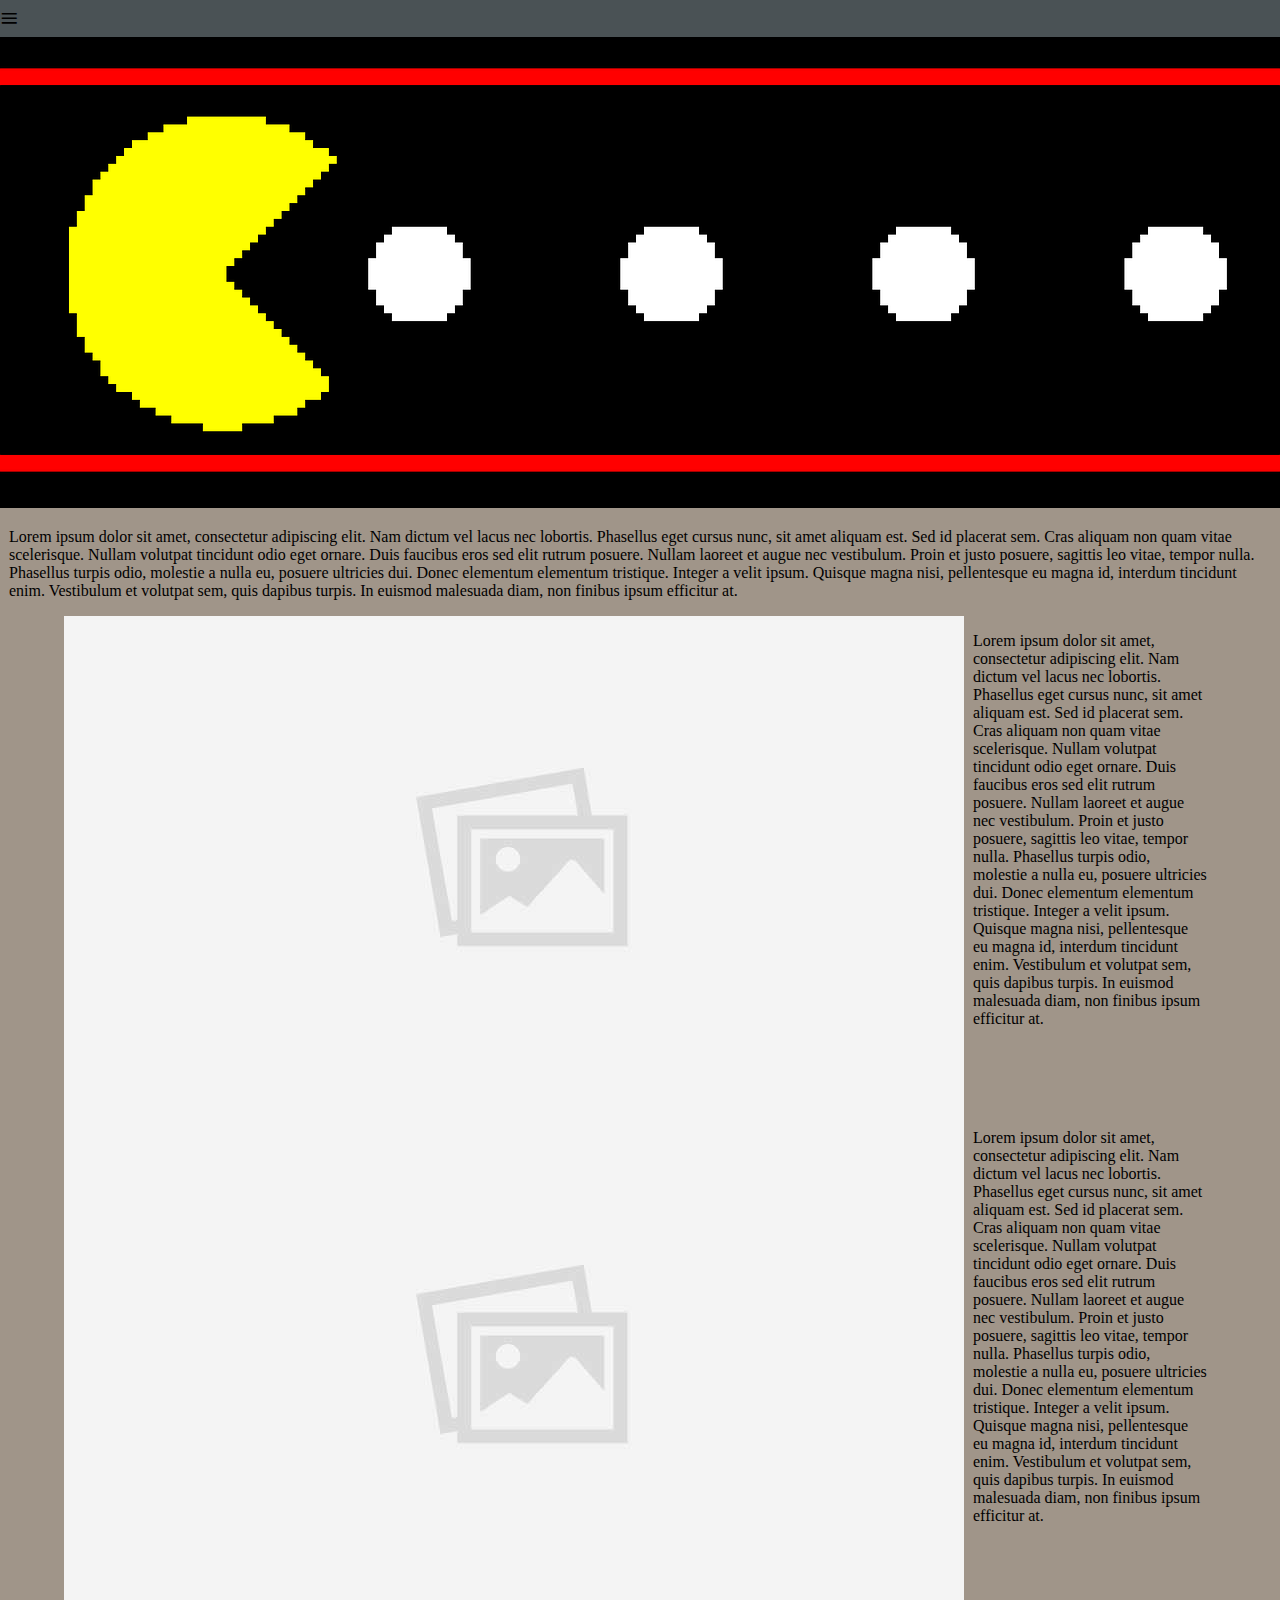
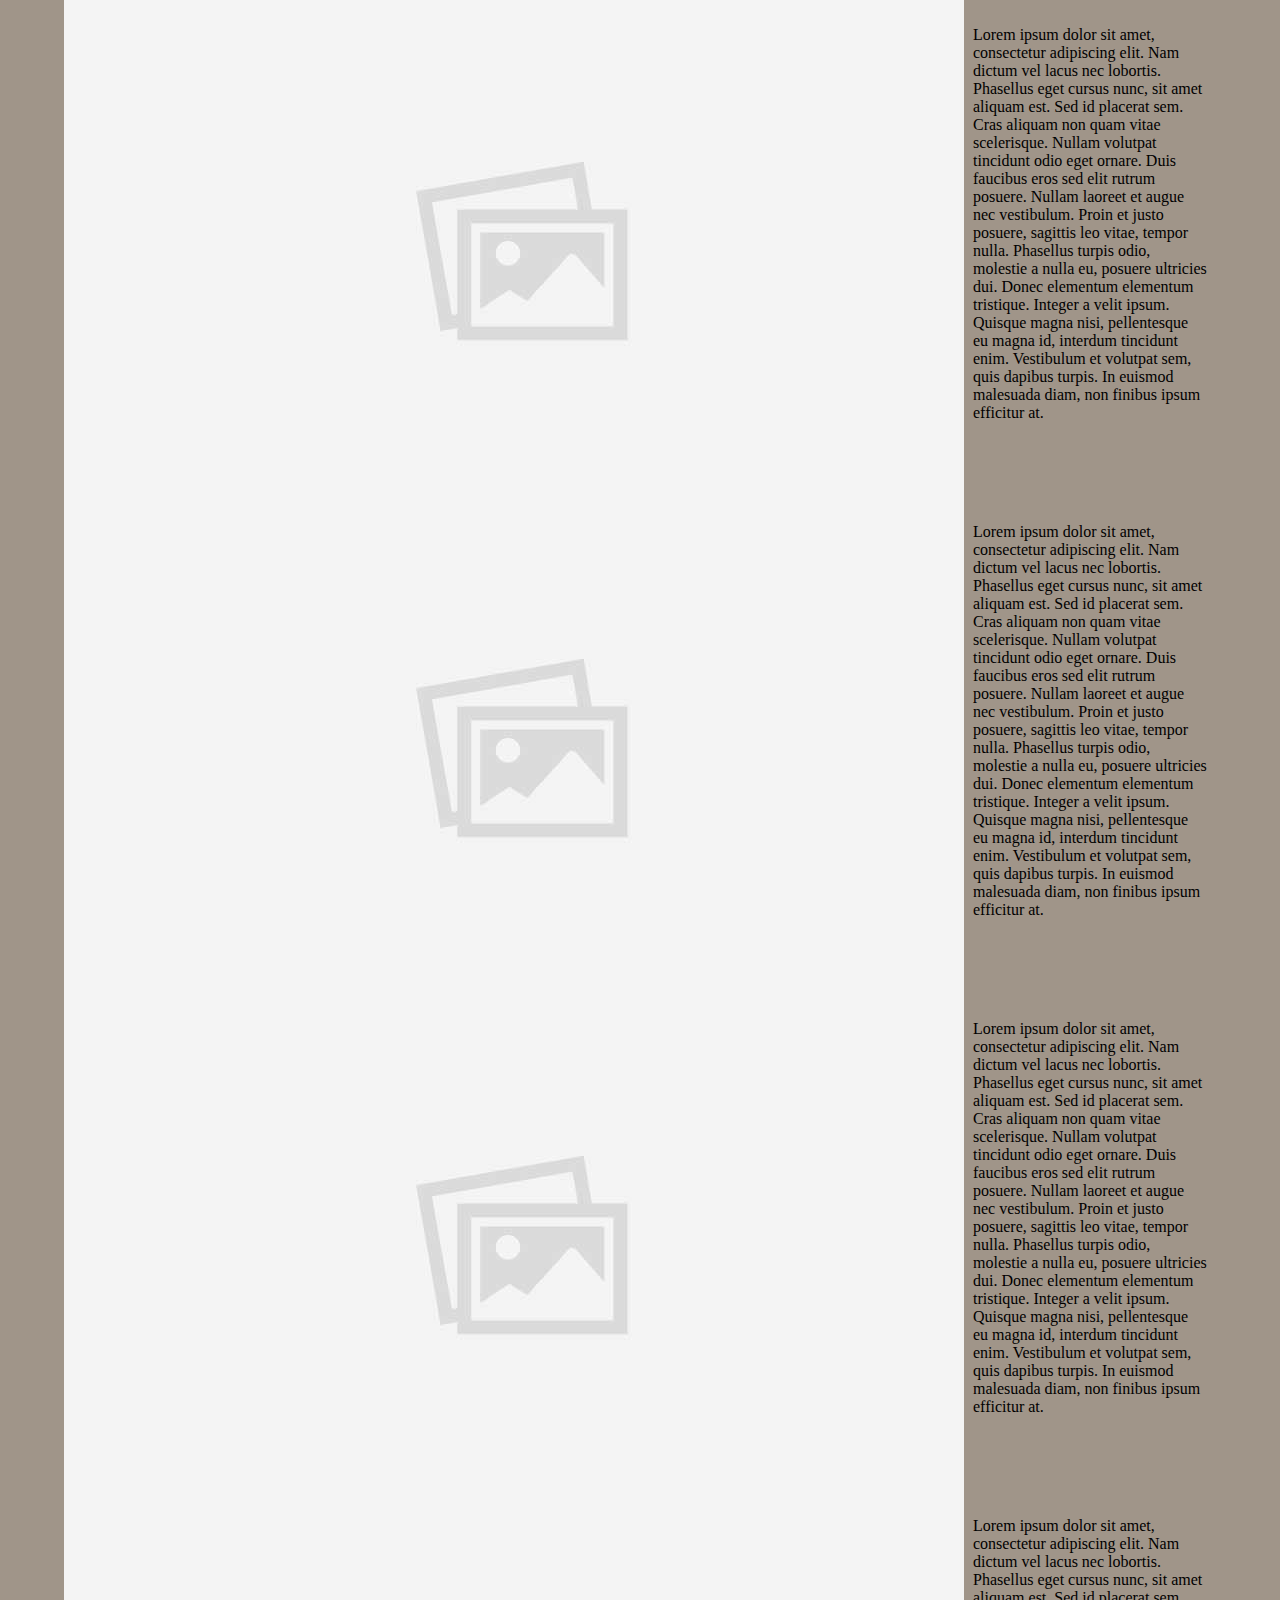
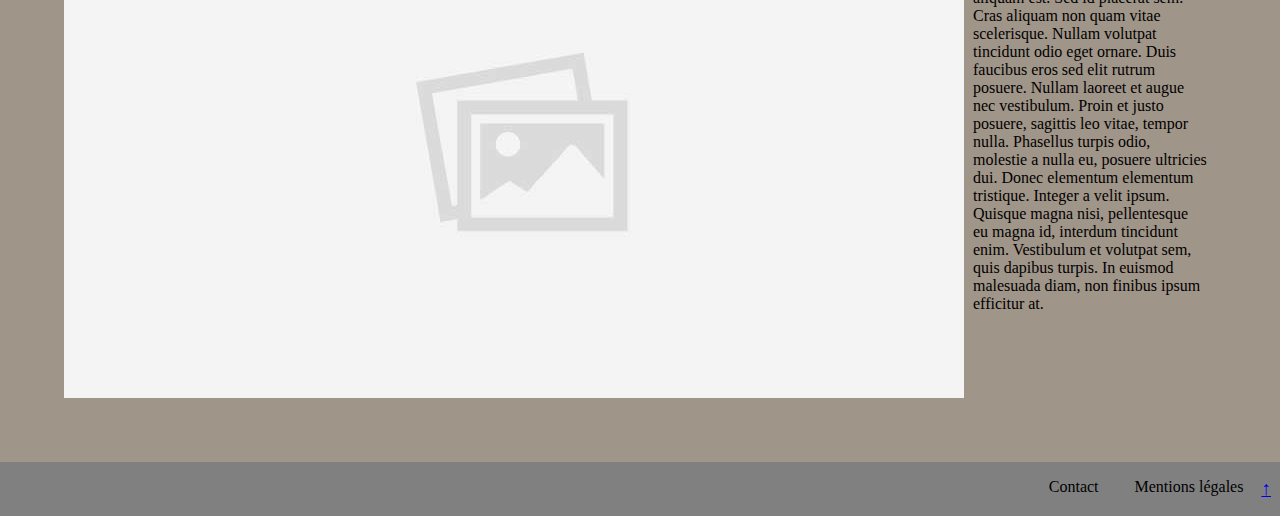
<file: index.html>
<!DOCTYPE html>
<html lang="fr">
<head>
    <meta charset="UTF-8">
    <meta http-equiv="X-UA-Compatible" content="IE=edge">
    <meta name="viewport" content="width=device-width, initial-scale=1.0">
    <link rel="stylesheet" href="indexStyle.css">
    <title>Document</title>
</head>
<body>
    <header>
        <nav>
            <input type="checkbox" id="button_nav"> 
            <label for="button_nav" id="image_nav">&equiv;</label>
            <ul>
                <li>
                    <a href="index.html">Accueil</a>
                </li>
                <li>
                    <a href="histoire.html">Histoire</a>
                </li>
                <li>
                    <a href="genres.html">Genres</a>
                </li>
                <li>
                    <a href="bienfaits.html">Bienfaits et Dangers</a>
                </li>
                <li>
                    <a href="plateformes.html">Plateformes</a>
                </li>
                <li>
                    <a href="entreprises.html">Entreprises</a>
                </li>
            </ul>
        </nav>
    </header>
    <main>
        <img src="images/pacman-medium.png" alt="Une image du jeu PacMan" class="banner">
        <p class="intro">
            Lorem ipsum dolor sit amet, consectetur adipiscing elit. Nam dictum vel lacus nec lobortis. Phasellus eget cursus nunc, sit amet aliquam est. Sed id placerat sem. Cras aliquam non quam vitae scelerisque. Nullam volutpat tincidunt odio eget ornare. Duis faucibus eros sed elit rutrum posuere. Nullam laoreet et augue nec vestibulum. Proin et justo posuere, sagittis leo vitae, tempor nulla. Phasellus turpis odio, molestie a nulla eu, posuere ultricies dui. Donec elementum elementum tristique. Integer a velit ipsum. Quisque magna nisi, pellentesque eu magna id, interdum tincidunt enim. Vestibulum et volutpat sem, quis dapibus turpis. In euismod malesuada diam, non finibus ipsum efficitur at. 
        </p>
        <div class="explications">
            <div class="right">
                <img src="images/placeholder.jpg">
                <p>
                    Lorem ipsum dolor sit amet, consectetur adipiscing elit. Nam dictum vel lacus nec lobortis. Phasellus eget cursus nunc, sit amet aliquam est. Sed id placerat sem. Cras aliquam non quam vitae scelerisque. Nullam volutpat tincidunt odio eget ornare. Duis faucibus eros sed elit rutrum posuere. Nullam laoreet et augue nec vestibulum. Proin et justo posuere, sagittis leo vitae, tempor nulla. Phasellus turpis odio, molestie a nulla eu, posuere ultricies dui. Donec elementum elementum tristique. Integer a velit ipsum. Quisque magna nisi, pellentesque eu magna id, interdum tincidunt enim. Vestibulum et volutpat sem, quis dapibus turpis. In euismod malesuada diam, non finibus ipsum efficitur at. 
                </p>
            </div>
            <div class="left">
                <img src="images/placeholder.jpg">
                <p>
                    Lorem ipsum dolor sit amet, consectetur adipiscing elit. Nam dictum vel lacus nec lobortis. Phasellus eget cursus nunc, sit amet aliquam est. Sed id placerat sem. Cras aliquam non quam vitae scelerisque. Nullam volutpat tincidunt odio eget ornare. Duis faucibus eros sed elit rutrum posuere. Nullam laoreet et augue nec vestibulum. Proin et justo posuere, sagittis leo vitae, tempor nulla. Phasellus turpis odio, molestie a nulla eu, posuere ultricies dui. Donec elementum elementum tristique. Integer a velit ipsum. Quisque magna nisi, pellentesque eu magna id, interdum tincidunt enim. Vestibulum et volutpat sem, quis dapibus turpis. In euismod malesuada diam, non finibus ipsum efficitur at. 
                </p>
            </div>
            <div class="right"> 
                <img src="images/placeholder.jpg">
                <p>
                    Lorem ipsum dolor sit amet, consectetur adipiscing elit. Nam dictum vel lacus nec lobortis. Phasellus eget cursus nunc, sit amet aliquam est. Sed id placerat sem. Cras aliquam non quam vitae scelerisque. Nullam volutpat tincidunt odio eget ornare. Duis faucibus eros sed elit rutrum posuere. Nullam laoreet et augue nec vestibulum. Proin et justo posuere, sagittis leo vitae, tempor nulla. Phasellus turpis odio, molestie a nulla eu, posuere ultricies dui. Donec elementum elementum tristique. Integer a velit ipsum. Quisque magna nisi, pellentesque eu magna id, interdum tincidunt enim. Vestibulum et volutpat sem, quis dapibus turpis. In euismod malesuada diam, non finibus ipsum efficitur at. 
                </p>
            </div>
            <div class="left">
                <img src="images/placeholder.jpg">
                <p>
                    Lorem ipsum dolor sit amet, consectetur adipiscing elit. Nam dictum vel lacus nec lobortis. Phasellus eget cursus nunc, sit amet aliquam est. Sed id placerat sem. Cras aliquam non quam vitae scelerisque. Nullam volutpat tincidunt odio eget ornare. Duis faucibus eros sed elit rutrum posuere. Nullam laoreet et augue nec vestibulum. Proin et justo posuere, sagittis leo vitae, tempor nulla. Phasellus turpis odio, molestie a nulla eu, posuere ultricies dui. Donec elementum elementum tristique. Integer a velit ipsum. Quisque magna nisi, pellentesque eu magna id, interdum tincidunt enim. Vestibulum et volutpat sem, quis dapibus turpis. In euismod malesuada diam, non finibus ipsum efficitur at. 
                </p>
            </div>
            <div class="right">
                <img src="images/placeholder.jpg">
                <p>
                    Lorem ipsum dolor sit amet, consectetur adipiscing elit. Nam dictum vel lacus nec lobortis. Phasellus eget cursus nunc, sit amet aliquam est. Sed id placerat sem. Cras aliquam non quam vitae scelerisque. Nullam volutpat tincidunt odio eget ornare. Duis faucibus eros sed elit rutrum posuere. Nullam laoreet et augue nec vestibulum. Proin et justo posuere, sagittis leo vitae, tempor nulla. Phasellus turpis odio, molestie a nulla eu, posuere ultricies dui. Donec elementum elementum tristique. Integer a velit ipsum. Quisque magna nisi, pellentesque eu magna id, interdum tincidunt enim. Vestibulum et volutpat sem, quis dapibus turpis. In euismod malesuada diam, non finibus ipsum efficitur at. 
                </p>
            </div>
            <div class="left">
                <img src="images/placeholder.jpg">
                <p>
                    Lorem ipsum dolor sit amet, consectetur adipiscing elit. Nam dictum vel lacus nec lobortis. Phasellus eget cursus nunc, sit amet aliquam est. Sed id placerat sem. Cras aliquam non quam vitae scelerisque. Nullam volutpat tincidunt odio eget ornare. Duis faucibus eros sed elit rutrum posuere. Nullam laoreet et augue nec vestibulum. Proin et justo posuere, sagittis leo vitae, tempor nulla. Phasellus turpis odio, molestie a nulla eu, posuere ultricies dui. Donec elementum elementum tristique. Integer a velit ipsum. Quisque magna nisi, pellentesque eu magna id, interdum tincidunt enim. Vestibulum et volutpat sem, quis dapibus turpis. In euismod malesuada diam, non finibus ipsum efficitur at. 
                </p>
            </div>
        </div>
    </main>
    <footer>
        <p>Contact<p>
        <p>Mentions légales<p>
        <a href="index.html">&uarr;</a>
    </footer>
</body>
</html>
</file>
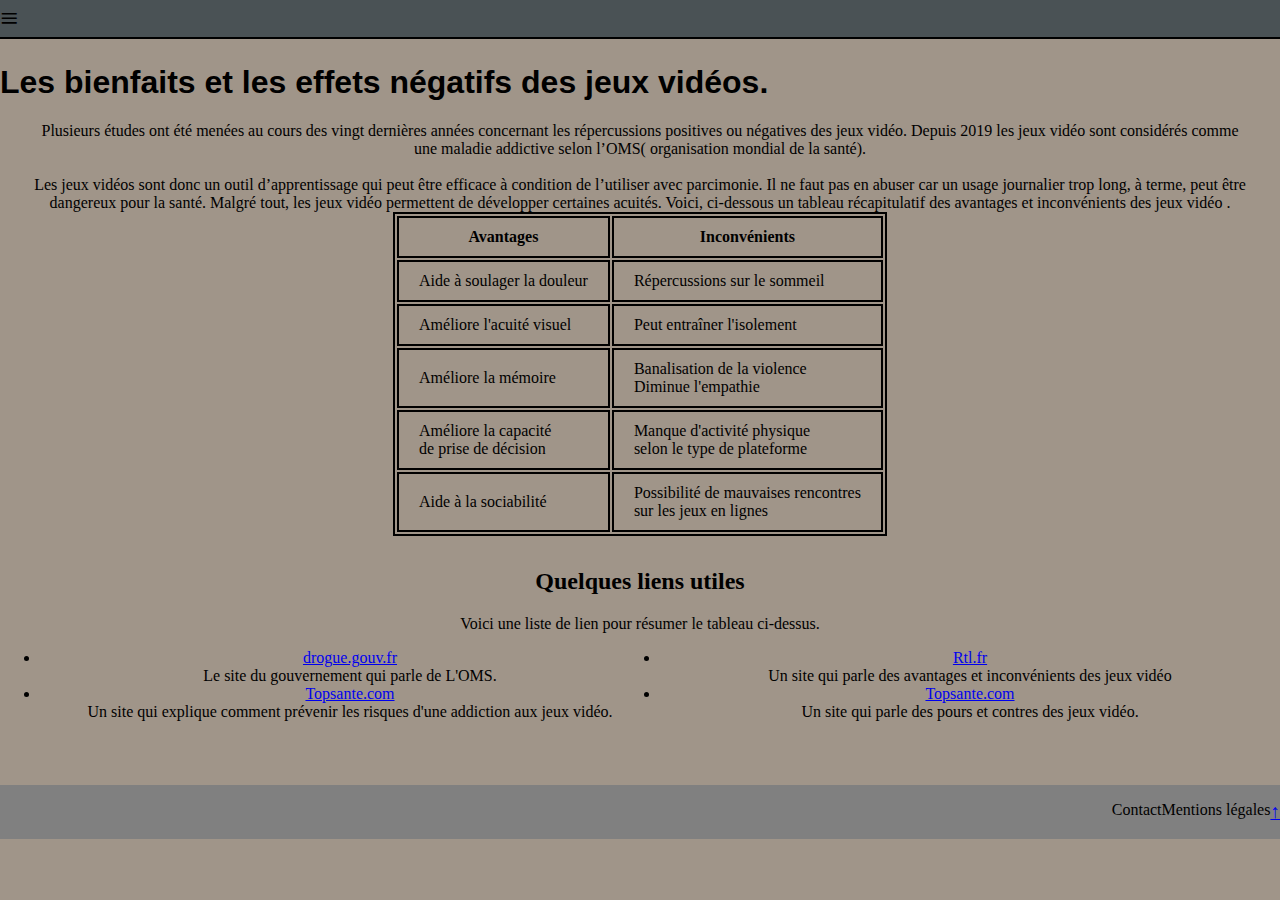
<file: bienfaits.html>
<!DOCTYPE html>
<html lang="fr">

<head>
    <meta charset="UTF-8">
    <meta http-equiv="X-UA-Compatible" content="IE=edge">
    <meta name="viewport" content="width=device-width, initial-scale=1.0">
    <link rel="stylesheet" href="bienfaits.css">
    <title>Document</title>
</head>

<body>
    <header>
        <nav>
            <input type="checkbox" id="button_nav">
            <label for="button_nav" id="image_nav">&equiv;</label>
            <ul>
                <li>
                    <a href="index.html">Accueil</a>
                </li>
                <li>
                    <a href="histoire.html">Histoire</a>
                </li>
                <li>
                    <a href="genres.html">Genres</a>
                </li>
                <li>
                    <a href="bienfaits.html">Bienfaits et Dangers</a>
                </li>
                <li>
                    <a href="plateformes.html">Plateformes</a>
                </li>
                <li>
                    <a href="entreprises.html">Entreprises</a>
                </li>
            </ul>
        </nav>
    </header>
    <main>
        <h1 class="title">
            Les bienfaits et les effets négatifs des jeux vidéos.
        </h1>
        <div>
            <p>

                Plusieurs études ont été menées au cours des vingt dernières années concernant les répercussions positives ou négatives des jeux vidéo.
Depuis 2019 les jeux vidéo sont considérés comme une maladie addictive selon l’OMS( organisation mondial de la santé).<br><br>
Les jeux vidéos sont donc un outil d’apprentissage qui peut être efficace à condition de l’utiliser avec parcimonie. Il ne faut pas en abuser car un usage journalier trop long, à terme, peut être dangereux pour la santé.
Malgré tout, les jeux vidéo permettent de développer certaines acuités. Voici, ci-dessous un tableau récapitulatif des avantages et inconvénients des jeux vidéo .

            </p>
        </div>
        <div id="table">
            <table>
                <colgroup span="2" class="columns"></colgroup>
                <tr>
                    <th>
                        Avantages
                    </th>
                    <th>
                        Inconvénients
                    </th>
                </tr>
                <tr>
                    <td>
                        Aide à soulager la douleur
                    </td>
                    <td>
                        Répercussions sur le sommeil
                    </td>
                </tr>
                <tr>
                    <td>
                        Améliore l'acuité visuel
                    </td>
                    <td>
                        Peut entraîner l'isolement
                    </td>
                </tr>
                <tr>
                    <td>
                        Améliore la mémoire
                    </td>
                    <td>
                        Banalisation de la violence <br>
                        Diminue l'empathie
                    </td>
                </tr>
                <tr>
                    <td>

                        Améliore la capacité <br>
                        de prise de décision
                    </td>
                    <td>
                        Manque d'activité physique <br>
                        selon le type de plateforme

                    </td>
                </tr>
                <tr>
                    <td>
                        Aide à la sociabilité
                    </td>
                    <td>
                        Possibilité de mauvaises rencontres <br>
                        sur les jeux en lignes
                    </td>
                </tr>
            </table>
        </div>
        <h2 class="subtitle">
            Quelques liens utiles
        </h2>
            <div>
                <p>
                    Voici une liste de lien pour résumer le tableau ci-dessus.
                </p>
            </div>
            <div class="useful-link">
                <ul>
                    <li>
                        <a href="https://www.drogues.gouv.fr/actualites/loms-reconnait-officiellement-trouble-jeu-video-gaming-disorder">drogue.gouv.fr</a>
                        <p>
                            Le site du gouvernement qui parle de L'OMS.
                        </p>
                    </li>
                    <li>
                        <a href="https://www.rtl.fr/actu/bien-etre/michel-cymes-avantages-et-inconvenients-des-jeux-video-sur-la-sante-des-ados-7792865658">Rtl.fr</a>
                        <p>
                            Un site qui parle des avantages et inconvénients des jeux vidéo
                        </p>
                    </li>
                    <li>
                        <a href="https://www.topsante.com/maman-et-enfant/ados/vivre-avec-un-ado/mon-ado-est-il-accro-aux-jeux-video-11740">Topsante.com</a>
                        <p>
                            Un site qui explique comment prévenir les risques d'une addiction aux jeux vidéo.
                        </p>
                    </li>
                    <li>
                        <a href="https://naitreetgrandir.com/fr/etape/1_3_ans/jeux/fiche.aspx?doc=bg-naitre-grandir-jeux-video-ordinateur">Topsante.com</a>
                        <p>
                            Un site qui parle des pours et contres des jeux vidéo.
                        </p>
                    </li>
                </ul>
            </div>
    </main>
    <footer>
        <p>Contact<p>
        <p>Mentions légales<p>
        <a href="index.html">&uarr;</a>
    </footer>   
</body>
</html>
</file>
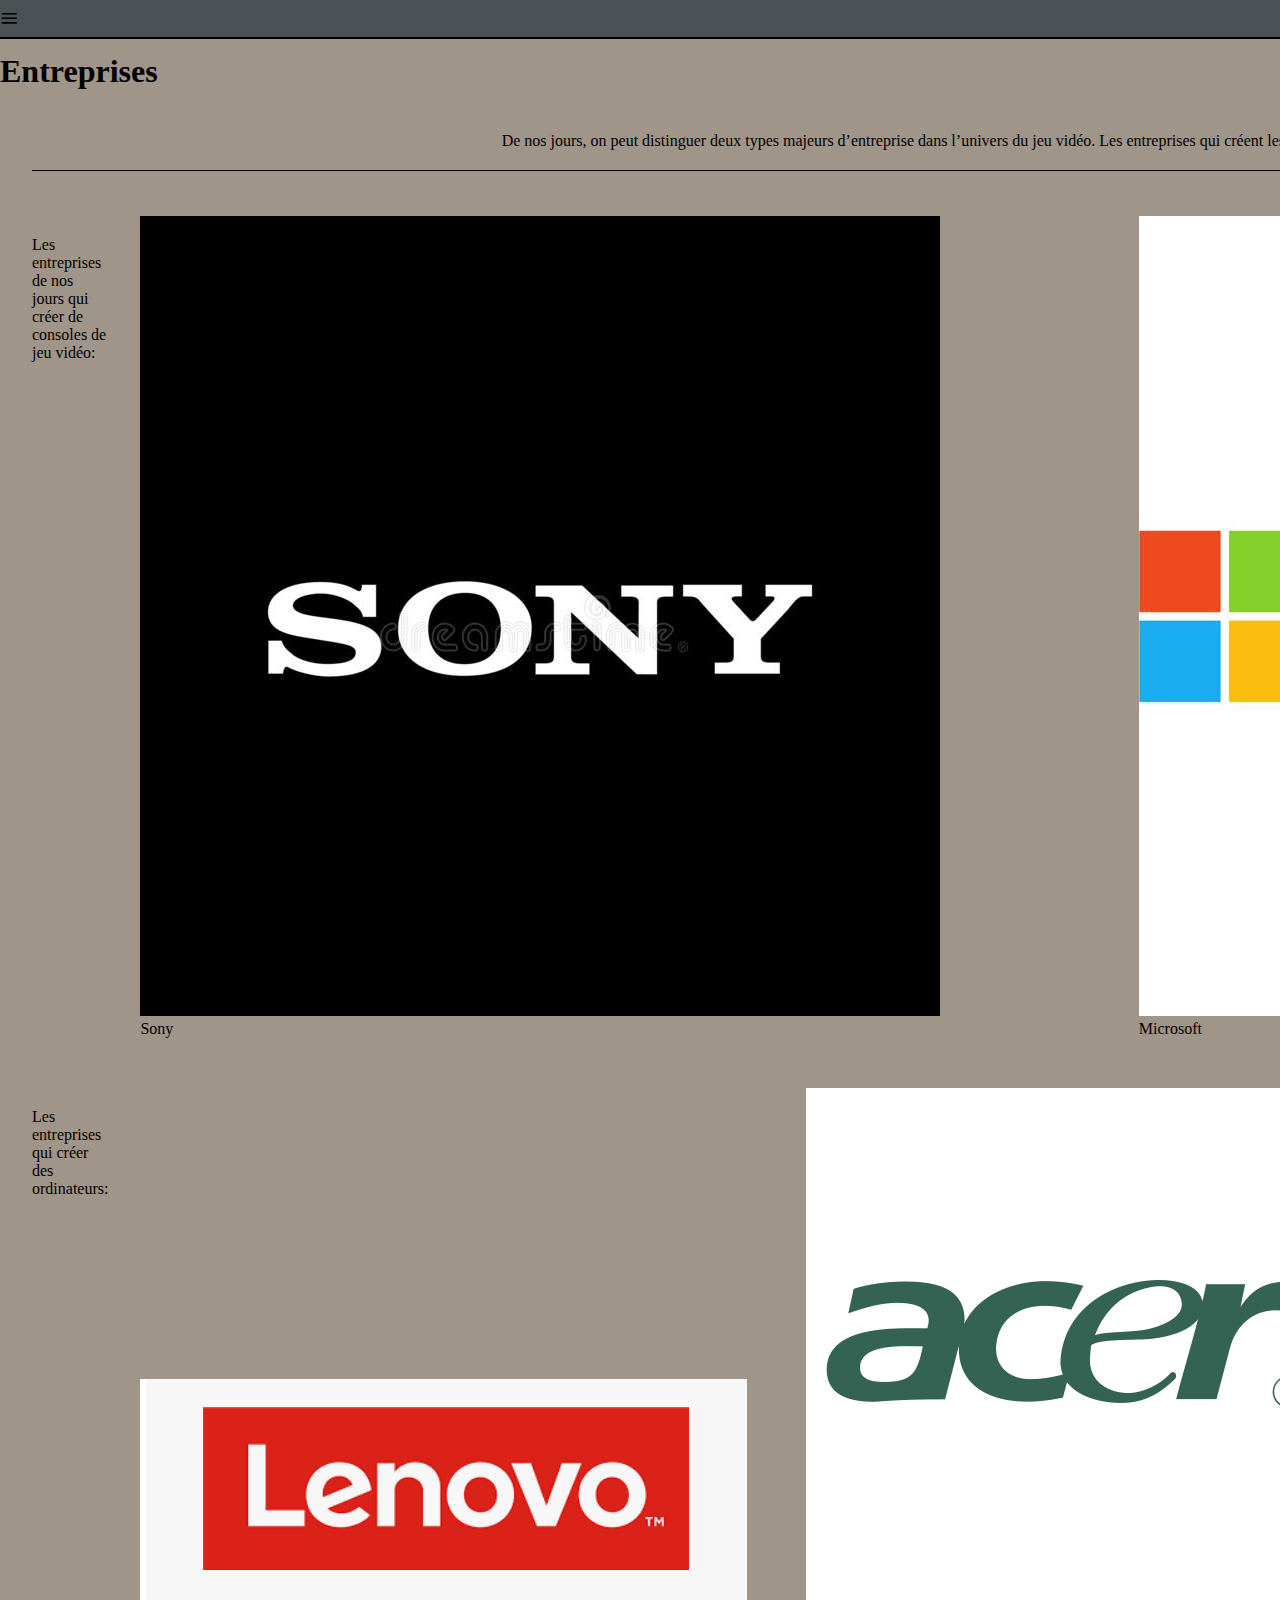
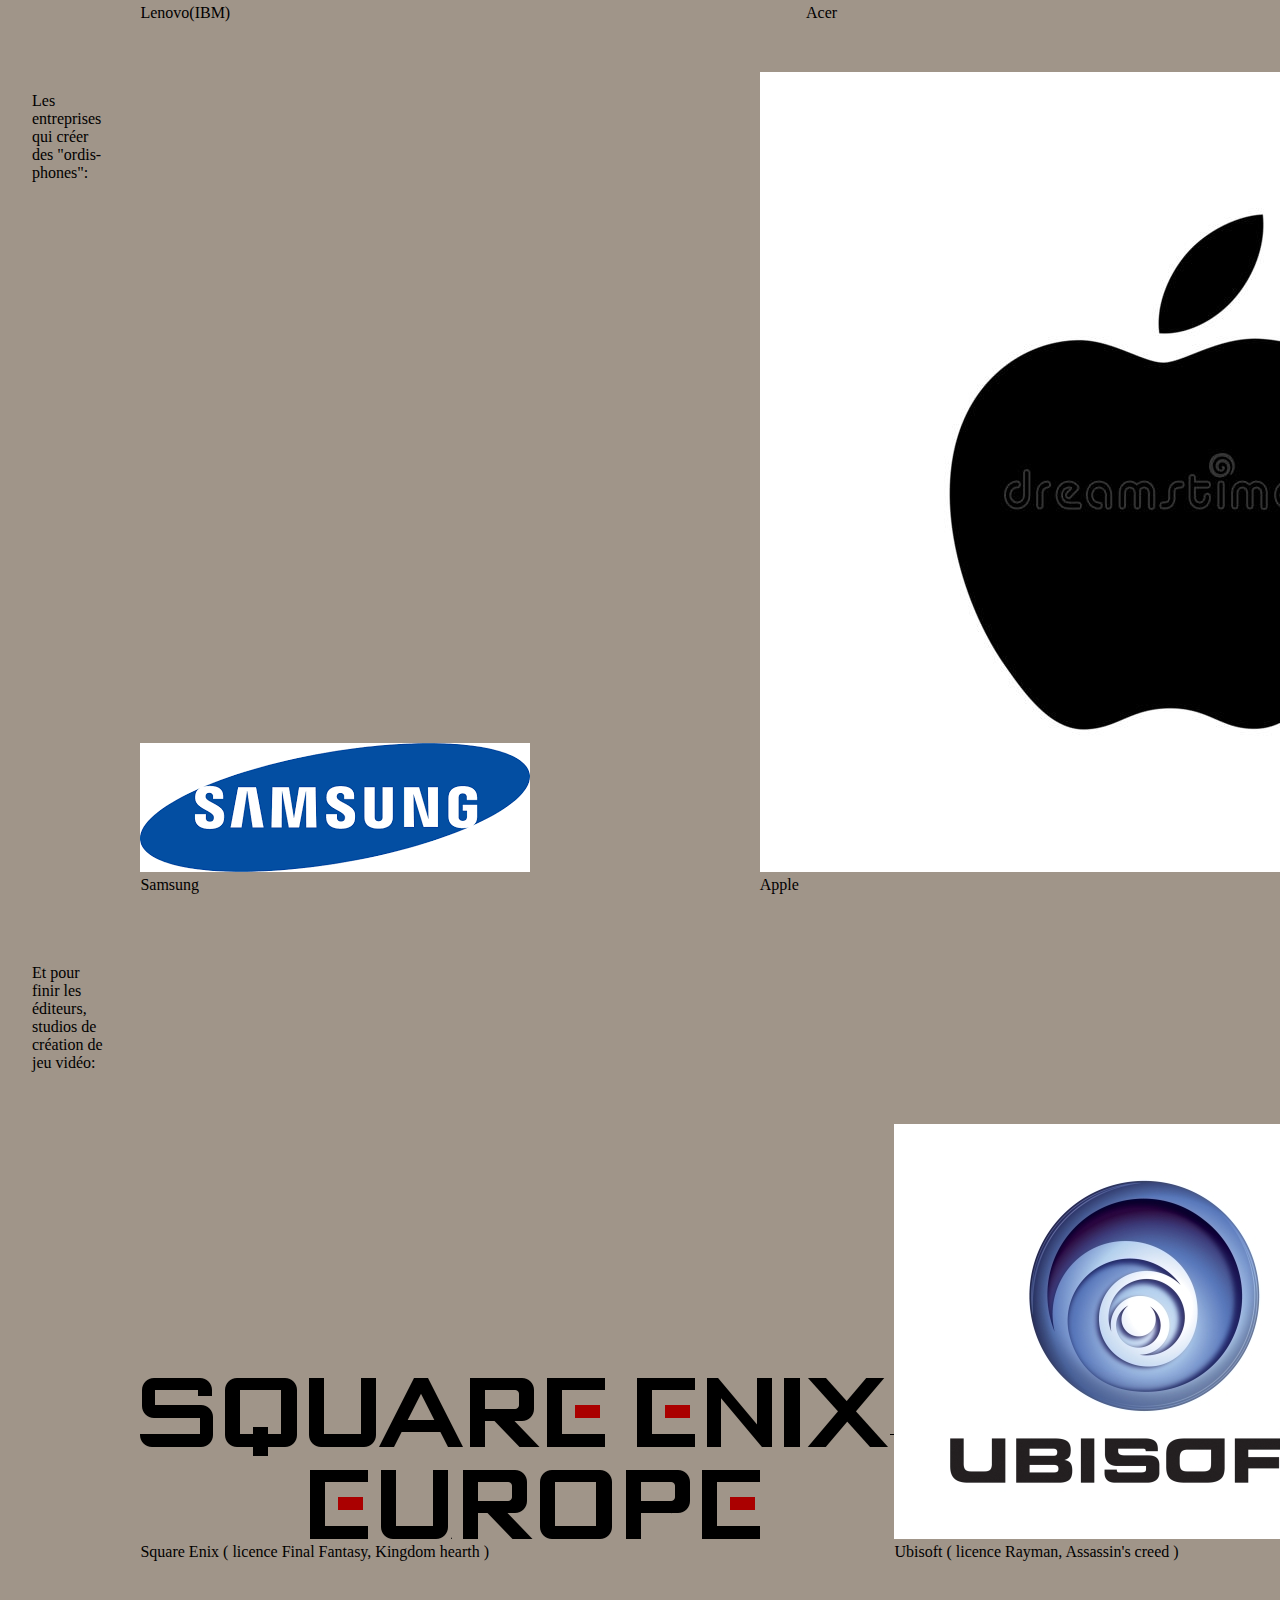
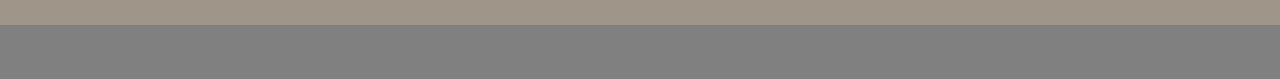
<file: entreprises.html>
<!DOCTYPE html>
<html lang="fr">
<head>
    <meta charset="UTF-8">
    <meta http-equiv="X-UA-Compatible" content="IE=edge">
    <meta name="viewport" content="width=device-width, initial-scale=1.0">
    <link rel="stylesheet" href="entreprise.css">
    <title>Document</title>
</head>

<body>
    <header>
        <nav>
            <input type="checkbox" id="button_nav"> 
            <label for="button_nav" id="image_nav">&equiv;</label>
            <ul>
                <li>
                    <a href="index.html">Accueil</a>
                </li>
                <li>
                    <a href="histoire.html">Histoire</a>
                </li>
                <li>
                    <a href="genres.html">Genres</a>
                </li>
                <li>
                    <a href="bienfaits.html">Bienfaits et Dangers</a>
                </li>
                <li>
                    <a href="plateformes.html">Plateformes</a>
                </li>
                <li>
                    <a href="entreprises.html">Entreprises</a>
                </li>
            </ul>
        </nav>
    </header>
    <main>
        <h1 class="title">
            Entreprises
        </h1>
        <div>

            <p class="intro-entreprise">
                De nos jours, on peut distinguer deux types majeurs d’entreprise dans l’univers du jeu vidéo.
                Les entreprises qui créent les consoles de jeu vidéo, les ordinateurs et les "ordiphones". Mais également les entreprises(studio, éditeurs) qui créent des jeux vidéo.
            </p>
        </div>
        <div class="image-liste"> 
            <p>
                Les entreprises de nos jours qui créer de consoles de jeu vidéo:
            </p>
            <div class="grid-cell">
                <figure>
                    <img src="image-entreprises/LogoSony.jpg" alt="Logo Sony">
                    <figcaption>Sony</figcaption>
                </figure>
                <figure>
                    <img src="image-entreprises/LogoMicrosoft.jpg" alt="Logo Microsoft">
                    <figcaption>Microsoft</figcaption>
                </figure>
                <figure>
                    <img src="image-entreprises/LogoNintendo.jpg" alt ="Logo Nintendo">
                    <figcaption>Nintendo</figcaption>
                </figure>
            </div>
            <p>
                Les entreprises qui créer des ordinateurs:
            </p>
            <div class="grid-cell">
                <figure>
                    <img src="image-entreprises/LogoLenovo.png" alt="Logo Lenovo">
                    <figcaption>Lenovo(IBM)</figcaption>
                </figure>
                <figure>
                    <img src="image-entreprises/LogoAcer.png" alt="Logo Acer">
                    <figcaption>Acer</figcaption>
                </figure>
                <figure>
                    <img src="image-entreprises/LogoAsus.png" alt ="Logo Asus">
                    <figcaption>Asus</figcaption>
                </figure>
                <figure>
                    <img src="image-entreprises/LogoHp.png" alt ="Logo Hp">
                    <figcaption>Hp</figcaption>
                </figure>
            </div>
            <p>
                Les entreprises qui créer des "ordis-phones":
            </p>
            <div class="grid-cell">
                <figure>
                    <img src="image-entreprises/LogoSamsung.png" alt="Logo Samsung">
                    <figcaption>Samsung</figcaption>
                </figure>
                <figure>
                    <img src="image-entreprises/LogoApple.jpg" alt="Logo Apple">
                    <figcaption>Apple</figcaption>
                </figure>
                <figure>
                    <img src="image-entreprises/LogoMotorola.jpg" alt ="Logo Motorola">
                    <figcaption>Motorola</figcaption>
                </figure>
                <figure>
                    <img src="image-entreprises/LogoHuawei.jpg" alt ="Logo Huawei">
                    <figcaption>Huawei</figcaption>
                </figure>
            </div>
            <p>
                Et pour finir les éditeurs, studios de création de jeu vidéo:
            </p>
            <div class="grid-cell">
                <figure>
                    <img src="image-entreprises/LogoSquareEnixEurope.png" alt="Logo SquareEnixEurope">
                    <figcaption>Square Enix ( licence Final Fantasy, Kingdom hearth )</figcaption>
                </figure>
                <figure>
                    <img src="image-entreprises/LogoUbisoft.jpg" alt="Logo Ubisoft">
                    <figcaption>Ubisoft ( licence Rayman, Assassin's creed )</figcaption>
                </figure>
                <figure>
                    <img src="image-entreprises/LogoBlizzard.jpg" alt ="Logo Blizzard">
                    <figcaption>Blizzard ♥ /Activision( World of Warcraft, Diablo )</figcaption>
                </figure>
                <figure>
                    <img src="image-entreprises/LogoRockStarGames.png" alt ="Logo Rockstargames">
                    <figcaption>Rockstargames ( Grand Theft Auto )</figcaption>
                </figure>
            </div>
        </div>
    </main>
    <footer>
        <p>Contact<p>
        <p>Mentions légales<p>
        <a href="index.html">&uarr;</a>
    </footer>
</body>
</html>
</file>
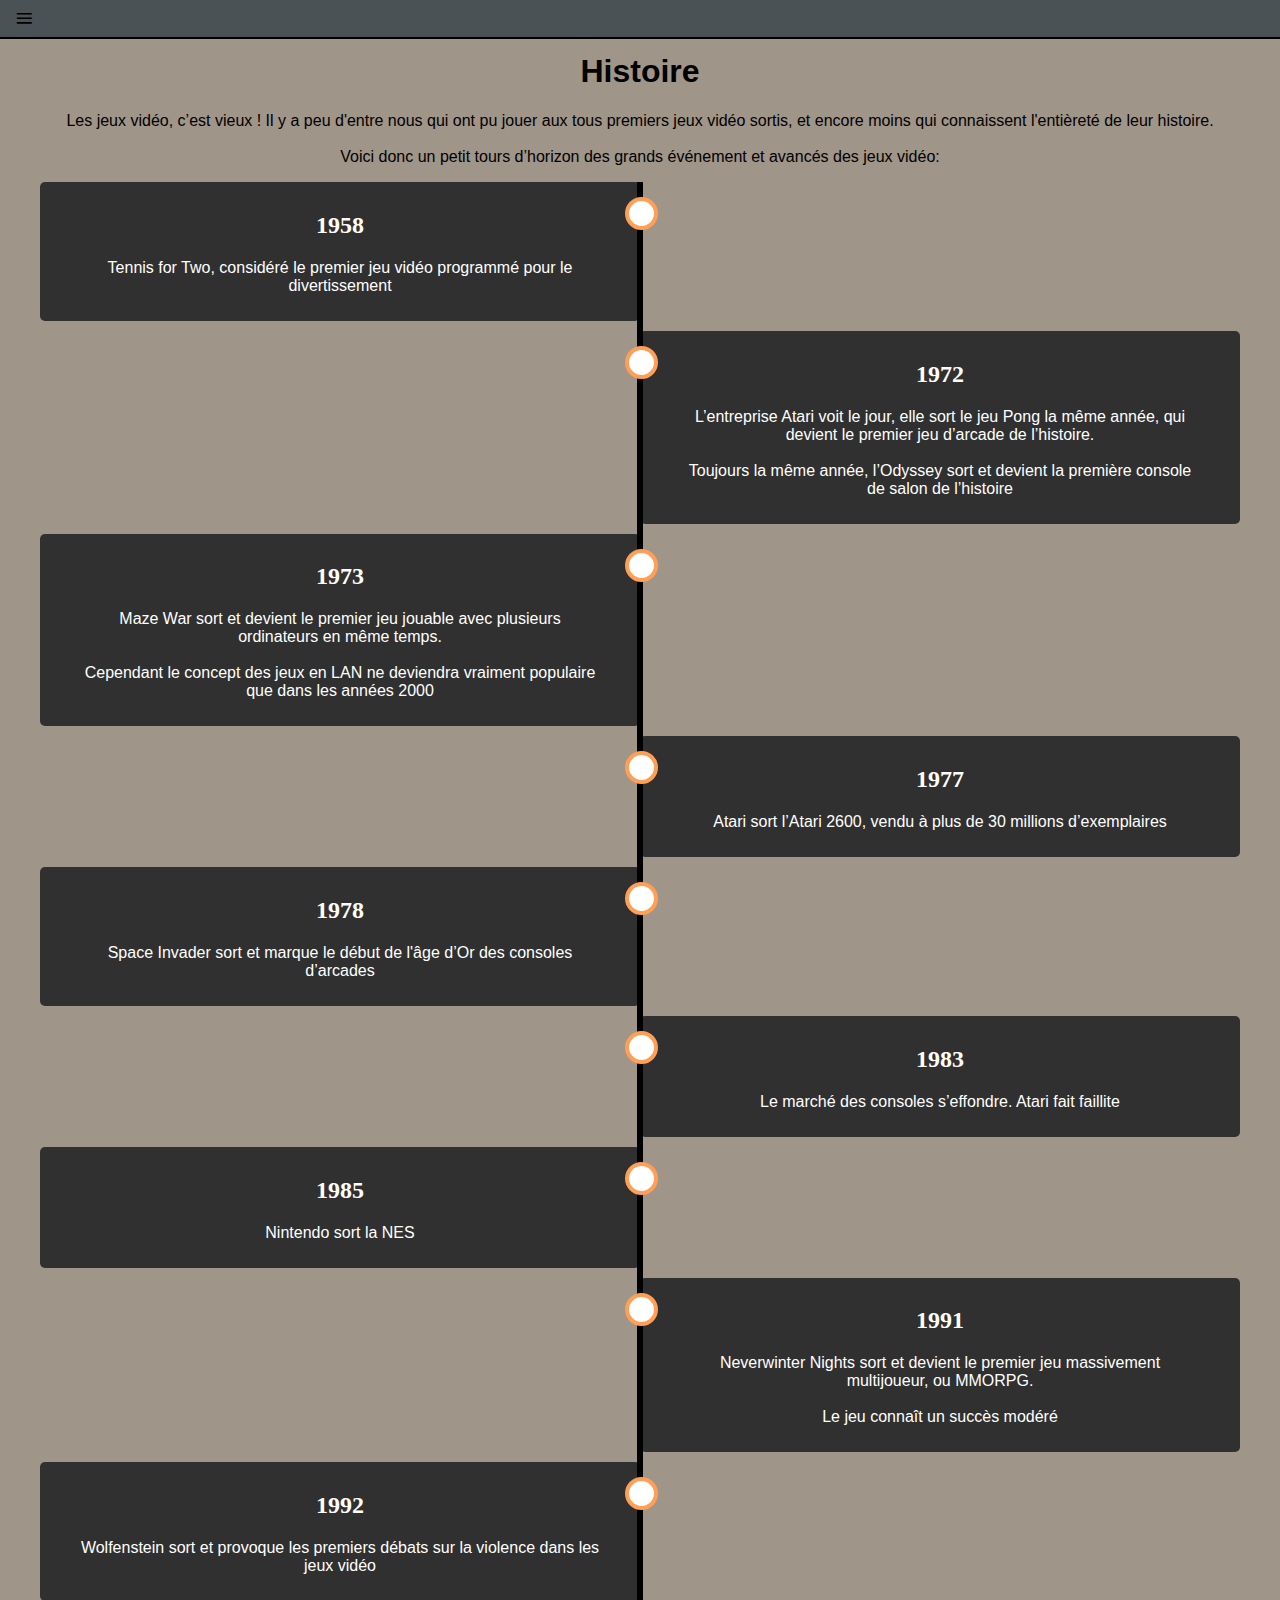
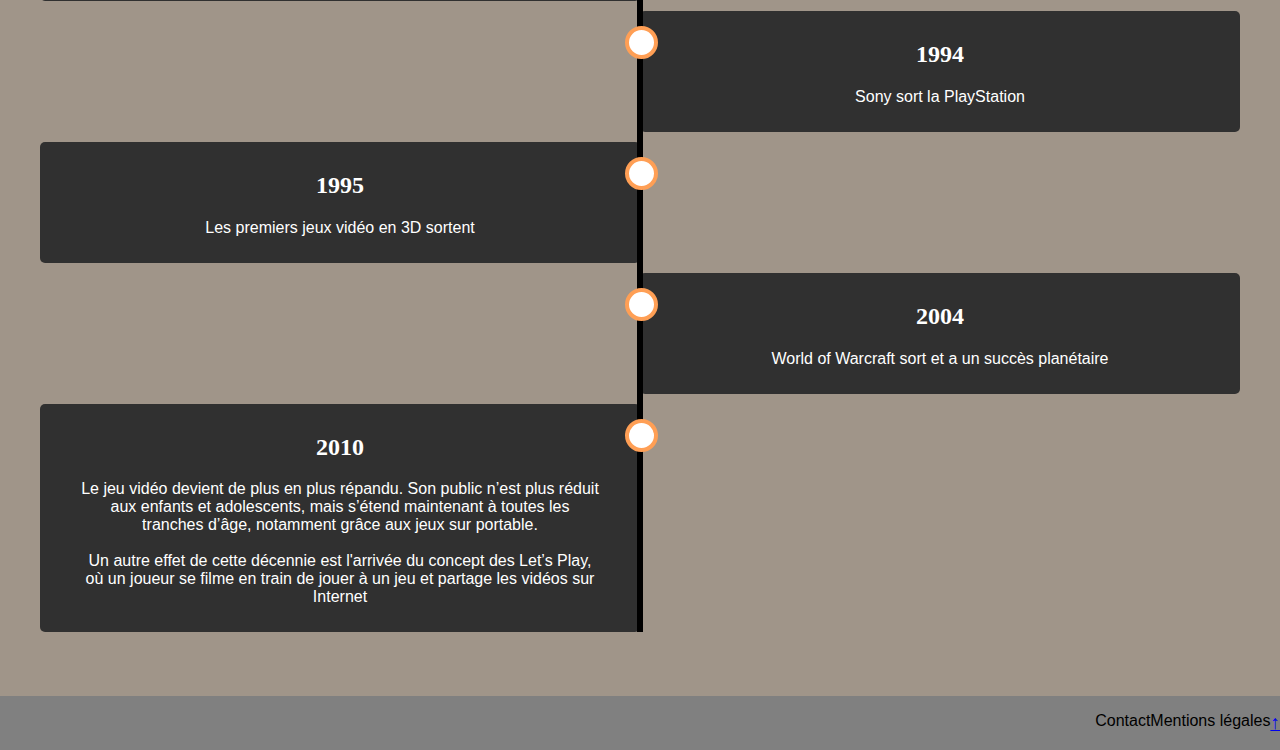
<file: histoire.html>
<!DOCTYPE html>
<html lang="fr">
<head>
    <meta charset="UTF-8">
    <meta http-equiv="X-UA-Compatible" content="IE=edge">
    <meta name="viewport" content="width=device-width, initial-scale=1.0">
    <link rel="stylesheet" href="histoire.css">
    <title>Document</title>
</head>
<body>
    <header>
        <nav>
            <input type="checkbox" id="button_nav"> 
            <label for="button_nav" id="image_nav">&equiv;</label>
            <ul>
                <li>
                    <a href="index.html">Accueil</a>
                </li>
                <li>
                    <a href="histoire.html">Histoire</a>
                </li>
                <li>
                    <a href="genres.html">Genres</a>
                </li>
                <li>
                    <a href="bienfaits.html">Bienfaits et Dangers</a>
                </li>
                <li>
                    <a href="plateformes.html">Plateformes</a>
                </li>
                <li>
                    <a href="entreprises.html">Entreprises</a>
                </li>
            </ul>
        </nav>
    </header>
    <main>
        <h1 class="title">
            Histoire
        </h1>
        <p class="intro">
            Les jeux vidéo, c’est vieux ! Il y a peu d'entre nous qui ont pu jouer aux tous premiers jeux vidéo sortis, et encore moins qui connaissent l'entièreté de leur histoire. <br><br> Voici donc un petit tours d’horizon des grands événement et avancés des jeux vidéo:
        </p>
        <div class="timeline">
            <div class="container left">
                <div class="content">
                    <h2>1958</h2>
                    <p>
                        Tennis for Two, considéré le premier jeu vidéo programmé pour le divertissement
                    </p>
                </div>
            </div>
            <div class="container right">
                <div class="content">
                    <h2>1972</h2>
                    <p>
                        L’entreprise Atari voit le jour, elle sort le jeu Pong la même année, qui devient le premier jeu d’arcade de l’histoire.

                        <br><br>Toujours la même année, l’Odyssey sort et devient la première console de salon de l’histoire
                    </p>
                </div>
            </div>
            <div class="container left">
                <div class="content">
                    <h2>1973</h2>
                    <p>
                        Maze War sort et devient le premier jeu jouable avec plusieurs ordinateurs en même temps.<br><br> Cependant le concept des jeux en LAN ne deviendra vraiment populaire que dans les années 2000
                    </p>
                </div>
            </div>
            <div class="container right">
                <div class="content">
                    <h2>1977</h2>
                    <p>
                        Atari sort l’Atari 2600, vendu à plus de 30 millions d’exemplaires
                    </p>
                </div>
            </div>
            <div class="container left">
                <div class="content">
                    <h2>1978</h2>
                    <p>
                        Space Invader sort et marque le début de l'âge d’Or des consoles d’arcades
                    </p>
                </div>
            </div>
            <div class="container right">
                <div class="content">
                    <h2>1983</h2>
                    <p>
                        Le marché des consoles s’effondre. Atari fait faillite
                    </p>
                </div>
            </div>
            <div class="container left">
                <div class="content">
                    <h2>1985</h2>
                    <p>
                        Nintendo sort la NES
                    </p>
                </div>
            </div>
            <div class="container right">
                <div class="content">
                    <h2>1991</h2>
                    <p>
                        Neverwinter Nights sort et devient le premier jeu massivement multijoueur, ou MMORPG. <br><br> Le jeu connaît un succès modéré
                    </p>
                </div>
            </div>
            <div class="container left">
                <div class="content">
                    <h2>1992</h2>
                    <p>
                        Wolfenstein sort et provoque les premiers débats sur la violence dans les jeux vidéo
                    </p>
                </div>
            </div>
            <div class="container right">
                <div class="content">
                    <h2>1994</h2>
                    <p>
                        Sony sort la PlayStation
                    </p>
                </div>
            </div>
            <div class="container left">
                <div class="content">
                    <h2>1995</h2>
                    <p>
                        Les premiers jeux vidéo en 3D sortent
                    </p>
                </div>
            </div>
            <div class="container right">
                <div class="content">
                    <h2>2004</h2>
                    <p>
                        World of Warcraft sort et a un succès planétaire
                    </p>
                </div>
            </div>
            <div class="container left">
                <div class="content">
                    <h2>2010</h2>
                    <p>
                        Le jeu vidéo devient de plus en plus répandu. Son public n’est plus réduit aux enfants et adolescents, mais s’étend maintenant à toutes les tranches d’âge, notamment grâce aux jeux sur portable.
                        <br><br>
                        Un autre effet de cette décennie est l'arrivée du concept des Let’s Play, où un joueur se filme en train de jouer à un jeu et partage les vidéos sur Internet
                    </p>
                </div>
            </div>
        </div>
    </main>
    <footer>
        <p>Contact<p>
        <p>Mentions légales<p>
        <a href="index.html">&uarr;</a>
    </footer>
</body>
</html>
</file>
<file: indexStyle.css>
@import "style.css";

.banner {
    width: 100%;
}

p {
    padding: 0px 1vh;
}

@media screen and (min-width: 1024px) {
    .explications div {
        display: flex;
        width: 90vw;
        margin: auto;
    }

    .explications img {
        width: 100%;
        height: auto;
    }
}
</file>
<file: bienfaits.css>
@import "style.css";

main p {
    margin : 0rem 2rem;
}

h1, h2 {
    margin-top: 2rem;
}



#table {
    display:flex;
    justify-content: center;
    
    
}

/*a {

}*/

h1 {
    font-family: var(--h1-font-family);
}

thead {
    background-color : black;
    color : whitesmoke;
}

table, td, tr, th {
    border : 2px solid black;
}

@media screen and (min-width: 1000px) {
    td, th {
        padding: 10px 20px;
    }

    h2, p {
        text-align: center;
    }

    .useful-link ul {
        display: grid;
        grid-template-columns: 1fr 1fr;
        text-align: center;
    }
}
</file>
<file: entreprise.css>
@import "style.css";

figure {
    max-width: 30vw;

}

@media screen and (min-width: 1024px) {


    .image-liste {
        display:grid;
        grid-template-columns:1fr 2fr;
        grid-row-gap: 50px;
        margin-top: 5vh;
    }

    .intro-entreprise {
        padding: 20px;
        text-align:center;
        border-bottom: 1px solid black;
    }

    main p {
        padding-top: 20px;
        margin: 0rem 2rem;
    }

    .grid-cell {
        display:flex;
        align-items:baseline;
        justify-content: space-between;
    }

    figure {
        margin: 0;
        display:inline-block;
        max-width: 20%;
    }

}
</file>
<file: histoire.css>
@import "style.css";

* {
    box-sizing: border-box;
    text-align: center;
}

body {
    width: 100%;
}

h1 {
    font-family: var(--h1-font-family);
}

p {
    font-family: var(--p-font-family);
}

.timeline {
    position: relative;
    max-width: 1200px;
    margin: 0 auto;
}

.timeline::after {
    content: "";
    position: absolute;
    width: 6px;
    background-color: black;
    top: 0;
    bottom: 0;
    left: 31px;
    margin-left: -3px;
}

.container {
    padding: 10px 25px 10px 70px;
    margin: 10px 0px 10px 30px;
    position: relative;
    width: 80%;
    background-color: #303030;
    border-radius: 5px;
}

.container::after {
    content: '';
    position: absolute;
    width: 25px;
    height: 25px;
    background-color: white;
    border: 4px solid #FF9F55;
    top: 15px;
    border-radius: 50%;
    z-index: 1;
}

.right::before {
    content: " ";
    height: 0;
    position: absolute;
    top: 22px;
    width: 0;
    z-index: 1;
    left: 30px;
    border: medium solid blue;
    border-width: 10px 10px 10px 0px;
    border-color: transparent transparent transparent blue;
}

.right::after, .left::after {
    left: -15px;
}

h2 {
    color: white;
}

.timeline p {
    color: white;
}

@media screen and (min-width: 1000px) {
    .right {
       left: 50%;
    }

    .right::before {
        left: 0%;
    }

    .left {
        right: 30px;
    }

    .left::after {
        left: 97.5%;
    }

    .container {
        width: 50%;
        padding-left: 40px;
        padding-right: 40px;
    }

    .timeline::after {
        left: 50%;
    }
}

@media screen and (min-width: 1200px) {
    .right {
        left: 47.5%;
    }
}
</file>
